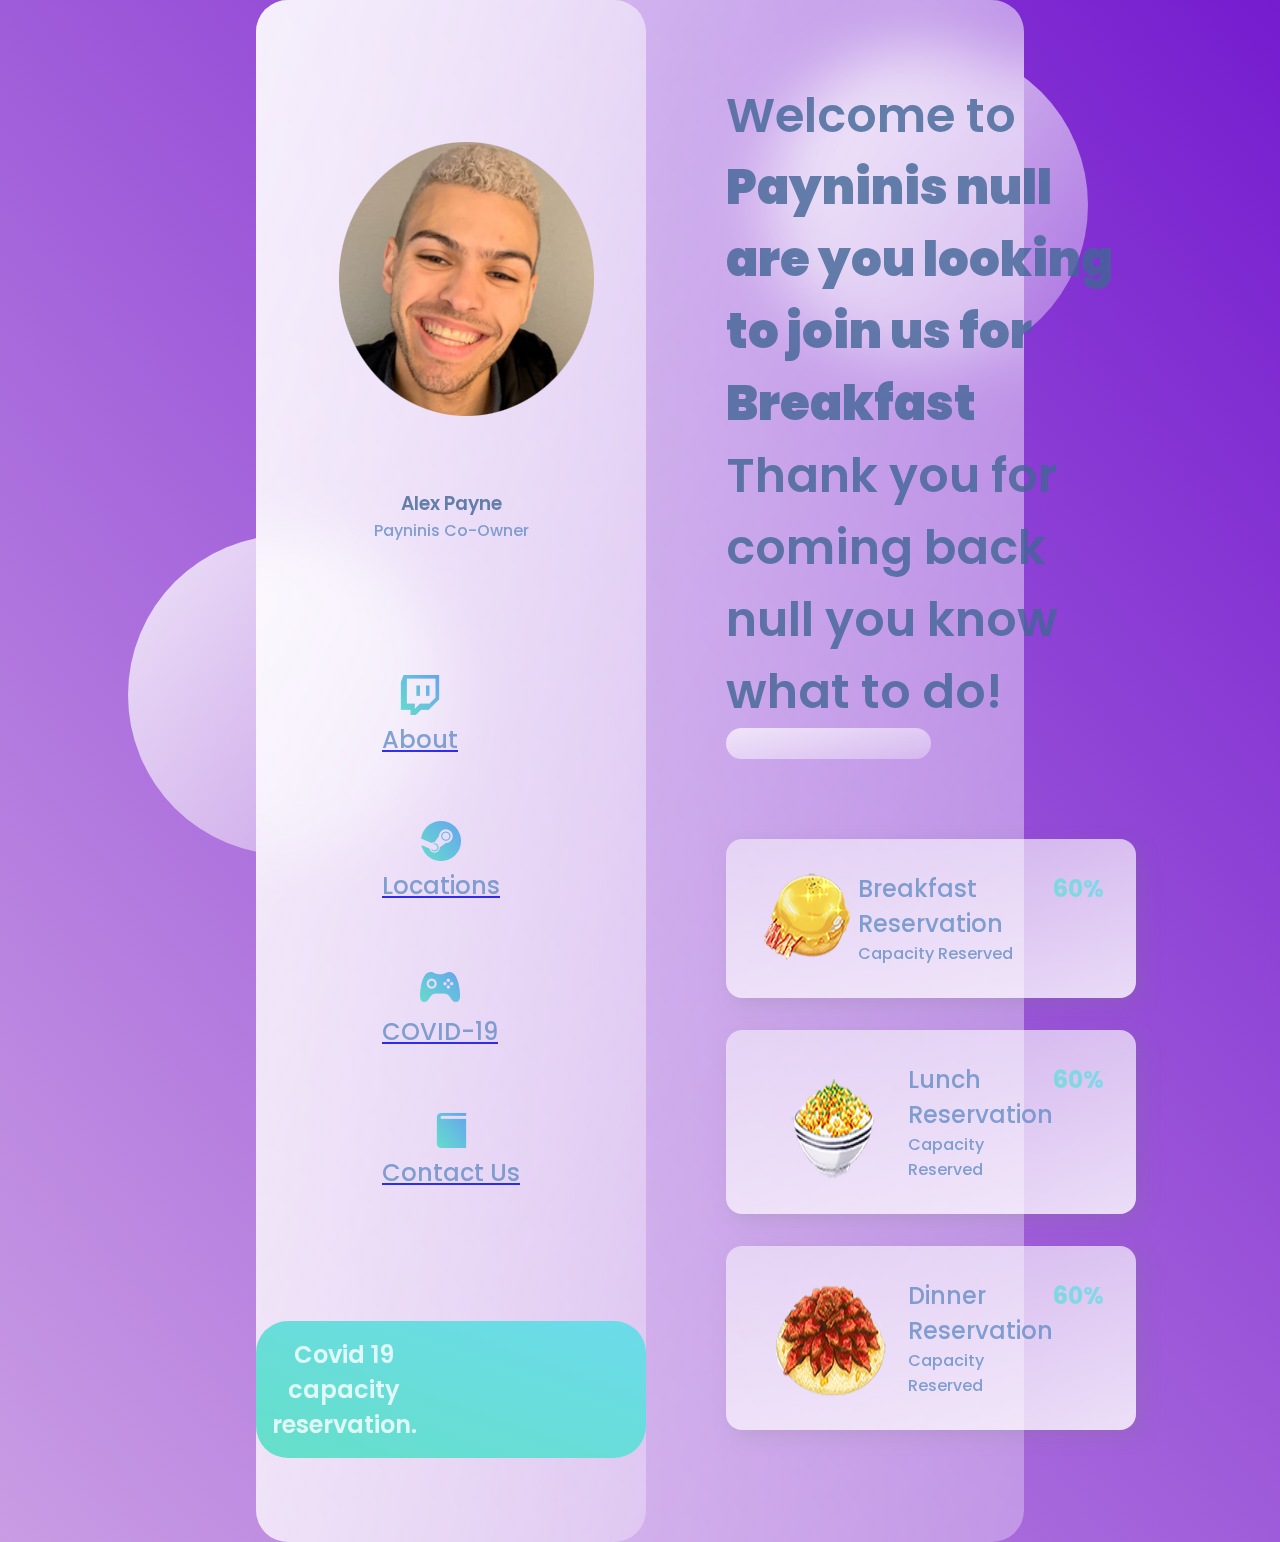
<file: index.html>
<!DOCTYPE html>
<html lang="en">
  <head>
    <meta charset="UTF-8" />
    <meta name="viewport" content="width=device-width, initial-scale=1.0" />
    <title>Payninis Website</title>
    <link rel="preconnect" href="https://fonts.gstatic.com" />
    <link
      href="https://fonts.googleapis.com/css2?family=Poppins:wght@400;500;700&display=swap"
      rel="stylesheet"
    />
    <link rel="stylesheet" href="./CSS/style.css" />
    <script src="./js/main.js"></script>
  </head>
  <body>
    <main>
      <section class="glass">
        <div class="dashboard">
          <div class="user">
            <img src="./images/avatar.png" alt="" />
            <h3>Alex Payne</h3>
            <p>Payninis Co-Owner</p>
          </div>
          <div class="links">
            <div class="link">
              <a href="location.html"><img src="./images/twitch.png" alt="" />
              <h2>About</h2></a>
            </div>
            <div class="link">
              <a href="location.html"><img src="./images/steam.png" alt="" />
              <h2>Locations</h2></a>
            </div>
            <div class="link">
              <a href="covid.html"><img src="./images/upcoming.png" alt="" />
              <h2>COVID-19</h2></a>
            </div>
            <div class="link">
              <a href="contact.html"><img src="./images/library.png" alt="" />
              <h2>Contact Us</h2></a>
            </div>
          </div>
          <div class="covid">
            <h2>Covid 19 capacity reservation.</h2>
          </div>
        </div>
        <div class="games">
          <div class="status">
            <script>document.write(welcomeHere())</script>
            <script>document.write(thankYou())</script>
            <input type="number" />
            <br>
            <h3 id="welcome"></h3>
          </div>
          <div class="cards">
            <div class="card">
              <img src="images/foodwarsbreakfast-f.png" alt="" />
              <div class="card-info">
                <h2>Breakfast Reservation</h2>
                <p>Capacity Reserved</p>
                <div class="progress"></div>
              </div>
              <h2 class="percentage">60%</h2>
            </div>
            <div class="card">
              <img src="./images/foodwarslunch-f.png" alt="" />
              <div class="card-info">
                <h2>Lunch Reservation</h2>
                <p>Capacity Reserved</p>
                <div class="progress"></div>
              </div>
              <h2 class="percentage">60%</h2>
            </div>
            <div class="card">
              <img src="./images/foodwarsdinner-f.png" alt="" />
              <div class="card-info">
                <h2>Dinner Reservation</h2>
                <p>Capacity Reserved</p>
                <div class="progress"></div>
              </div>
              <h2 class="percentage">60%</h2>
            </div>
          </div>
        </div>
      </section>
    </main>
    <div class="circle1"></div>
    <div class="circle2"></div>
  </body>
</html>
</file>
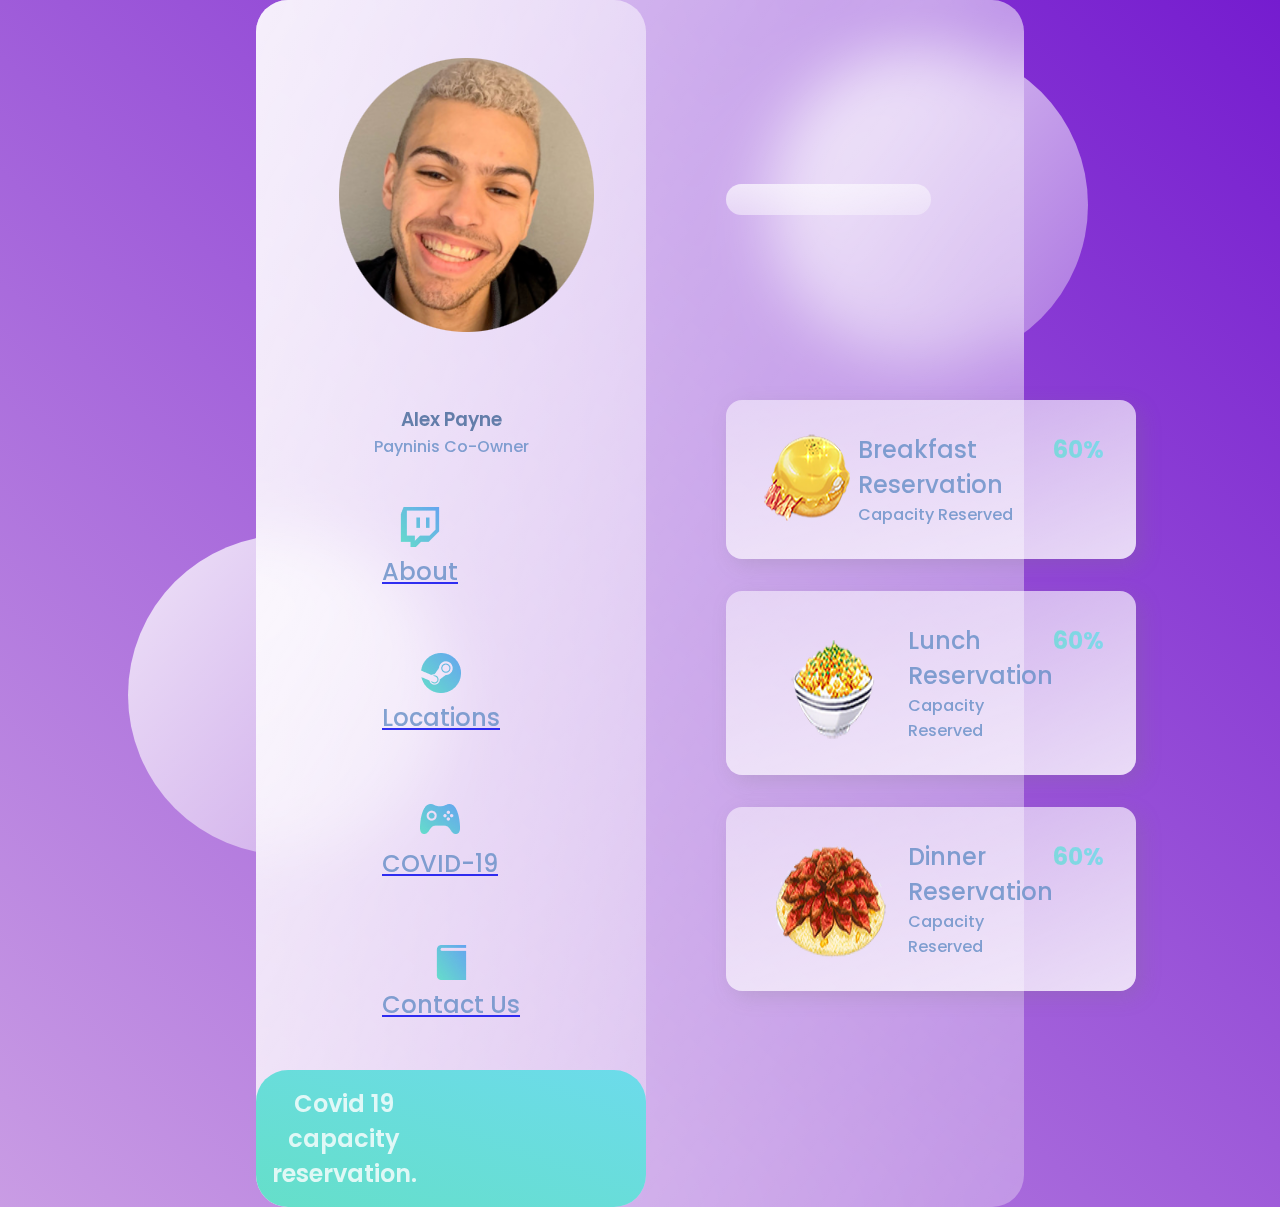
<file: breakfast.html>
<!DOCTYPE html>
<html lang="en">
  <head>
    <meta charset="UTF-8" />
    <meta name="viewport" content="width=device-width, initial-scale=1.0" />
    <title>Payninis Website</title>
    <link rel="preconnect" href="https://fonts.gstatic.com" />
    <link
      href="https://fonts.googleapis.com/css2?family=Poppins:wght@400;500;700&display=swap"
      rel="stylesheet"
    />
    <link rel="stylesheet" href="./CSS/style.css" />
  </head>
  <body>
    <main>
      <section class="glass">
        <div class="dashboard">
          <div class="user">
            <img src="./images/avatar.png" alt="" />
            <h3>Alex Payne</h3>
            <p>Payninis Co-Owner</p>
          </div>
          <div class="links">
            <div class="link">
              <a href="location.html"><img src="./images/twitch.png" alt="" />
              <h2>About</h2></a>
            </div>
            <div class="link">
              <a href="location.html"><img src="./images/steam.png" alt="" />
              <h2>Locations</h2></a>
            </div>
            <div class="link">
              <a href="covid.html"><img src="./images/upcoming.png" alt="" />
              <h2>COVID-19</h2></a>
            </div>
            <div class="link">
              <a href="contact.html"><img src="./images/library.png" alt="" />
              <h2>Contact Us</h2></a>
            </div>
          </div>
          <div class="covid">
            <h2>Covid 19 capacity reservation.</h2>
          </div>
        </div>
        <div class="games">
          <div class="status">
            <script src="./js/main.js"></script>
            <input type="text" />
          </div>
          <div class="cards">
            <div class="card">
              <img src="images/foodwarsbreakfast-f.png" alt="" />
              <div class="card-info">
                <h2>Breakfast Reservation</h2>
                <p>Capacity Reserved</p>
                <div class="progress"></div>
              </div>
              <h2 class="percentage">60%</h2>
            </div>
            <div class="card">
              <img src="./images/foodwarslunch-f.png" alt="" />
              <div class="card-info">
                <h2>Lunch Reservation</h2>
                <p>Capacity Reserved</p>
                <div class="progress"></div>
              </div>
              <h2 class="percentage">60%</h2>
            </div>
            <div class="card">
              <img src="./images/foodwarsdinner-f.png" alt="" />
              <div class="card-info">
                <h2>Dinner Reservation</h2>
                <p>Capacity Reserved</p>
                <div class="progress"></div>
              </div>
              <h2 class="percentage">60%</h2>
            </div>
          </div>
        </div>
      </section>
    </main>
    <div class="circle1"></div>
    <div class="circle2"></div>
  </body>
</html>
</file>
<file: CSS/style.css>
* {
  margin: 0;
  padding: 0;
  box-sizing: border-box;
}

h1 {
  color: #426696;
  font-weight: 600;
  font-size: 3rem;
  opacity: 0.8;
}
h2,
p {
  color: #658ec6;
  font-weight: 500;
  opacity: 0.8;
}

h3 {
  color: #426696;
  font-weight: 600;
  opacity: 0.8;
}

main {
  font-family: "Poppins", sans-serif;
  min-height: 100vh;
  background: linear-gradient(to right top, #c99ce4, #751ccf);
  display: flex;
  align-items: center;
  justify-content: center;
}

.glass {
  background: white;
  min-height: 80vh;
  width: 60%;
  background: linear-gradient(
    to right bottom,
    rgba(255, 255, 255, 0.7),
    rgba(255, 255, 255, 0.3)
  );
  border-radius: 2rem;
  z-index: 2;
  backdrop-filter: blur(2rem);
  display: flex;
}
.circle1,
.circle2 {
  background: white;
  background: linear-gradient(
    to right bottom,
    rgba(255, 255, 255, 0.8),
    rgba(255, 255, 255, 0.3)
  );
  height: 20rem;
  width: 20rem;
  position: absolute;
  border-radius: 50%;
}

.circle1 {
  top: 5%;
  right: 15%;
}
.circle2 {
  bottom: 5%;
  left: 10%;
}
.dashboard {
  flex: 1;
  display: flex;
  flex-direction: column;
  align-items: center;
  justify-content: space-evenly;
  text-align: center;
  background: linear-gradient(
    to right bottom,
    rgba(255, 255, 255, 0.7),
    rgba(255, 255, 255, 0.3)
  );
  border-radius: 2rem;
}
.link {
  display: flex;
  margin: 2rem 0rem;
  padding: 1rem 5rem;
  align-items: center;
  text-decoration: none;
}
.link h2 {
  padding: 0rem 2rem;
}

.games {
  flex: 2;
}

.covid {
  background: linear-gradient(to right top, #65dfc9, #6cdbeb);
  border-radius: 2rem;
  color: white;
  padding: 1rem;
  position: relative;
}

.covid img {
  position: absolute;
  top: -10%;
  right: 10%;
}
.covid h2 {
  width: 40%;
  color: white;
  font-weight: 600;
}

/* GAMES */
.status {
  margin-bottom: 3rem;
}

.status input {
  background: linear-gradient(
    to right bottom,
    rgba(255, 255, 255, 0.7),
    rgba(255, 255, 255, 0.3)
  );
  border: none;
  width: 50%;
  padding: 0.5rem;
  border-radius: 2rem;
}

.games {
  margin: 5rem;
  display: flex;
  flex-direction: column;
  justify-content: space-evenly;
}

.card {
  display: flex;
  background: linear-gradient(
    to left top,
    rgba(255, 255, 255, 0.8),
    rgba(255, 255, 255, 0.5)
  );
  border-radius: 1rem;
  margin: 2rem 0rem;
  padding: 2rem;
  box-shadow: 6px 6px 20px rgba(122, 122, 122, 0.212);
  justify-content: space-between;
}

.progress {
  background: linear-gradient(to right top, #65dfc9, #6cdbeb);
  width: 100%;
  height: 25%;
  border-radius: 1rem;
  position: relative;
  overflow: hidden;
}
.progress::after {
  content: "";
  width: 100%;
  height: 100%;
  background: rgb(236, 236, 236);
  position: absolute;
  left: 60%;
}
.card-info {
  display: flex;
  flex-direction: column;
  justify-content: space-between;
}

.percentage {
  font-weight: bold;
  background: linear-gradient(to right top, #65dfc9, #6cdbeb);
  -webkit-background-clip: text;
  -webkit-text-fill-color: transparent;
}
</file>
